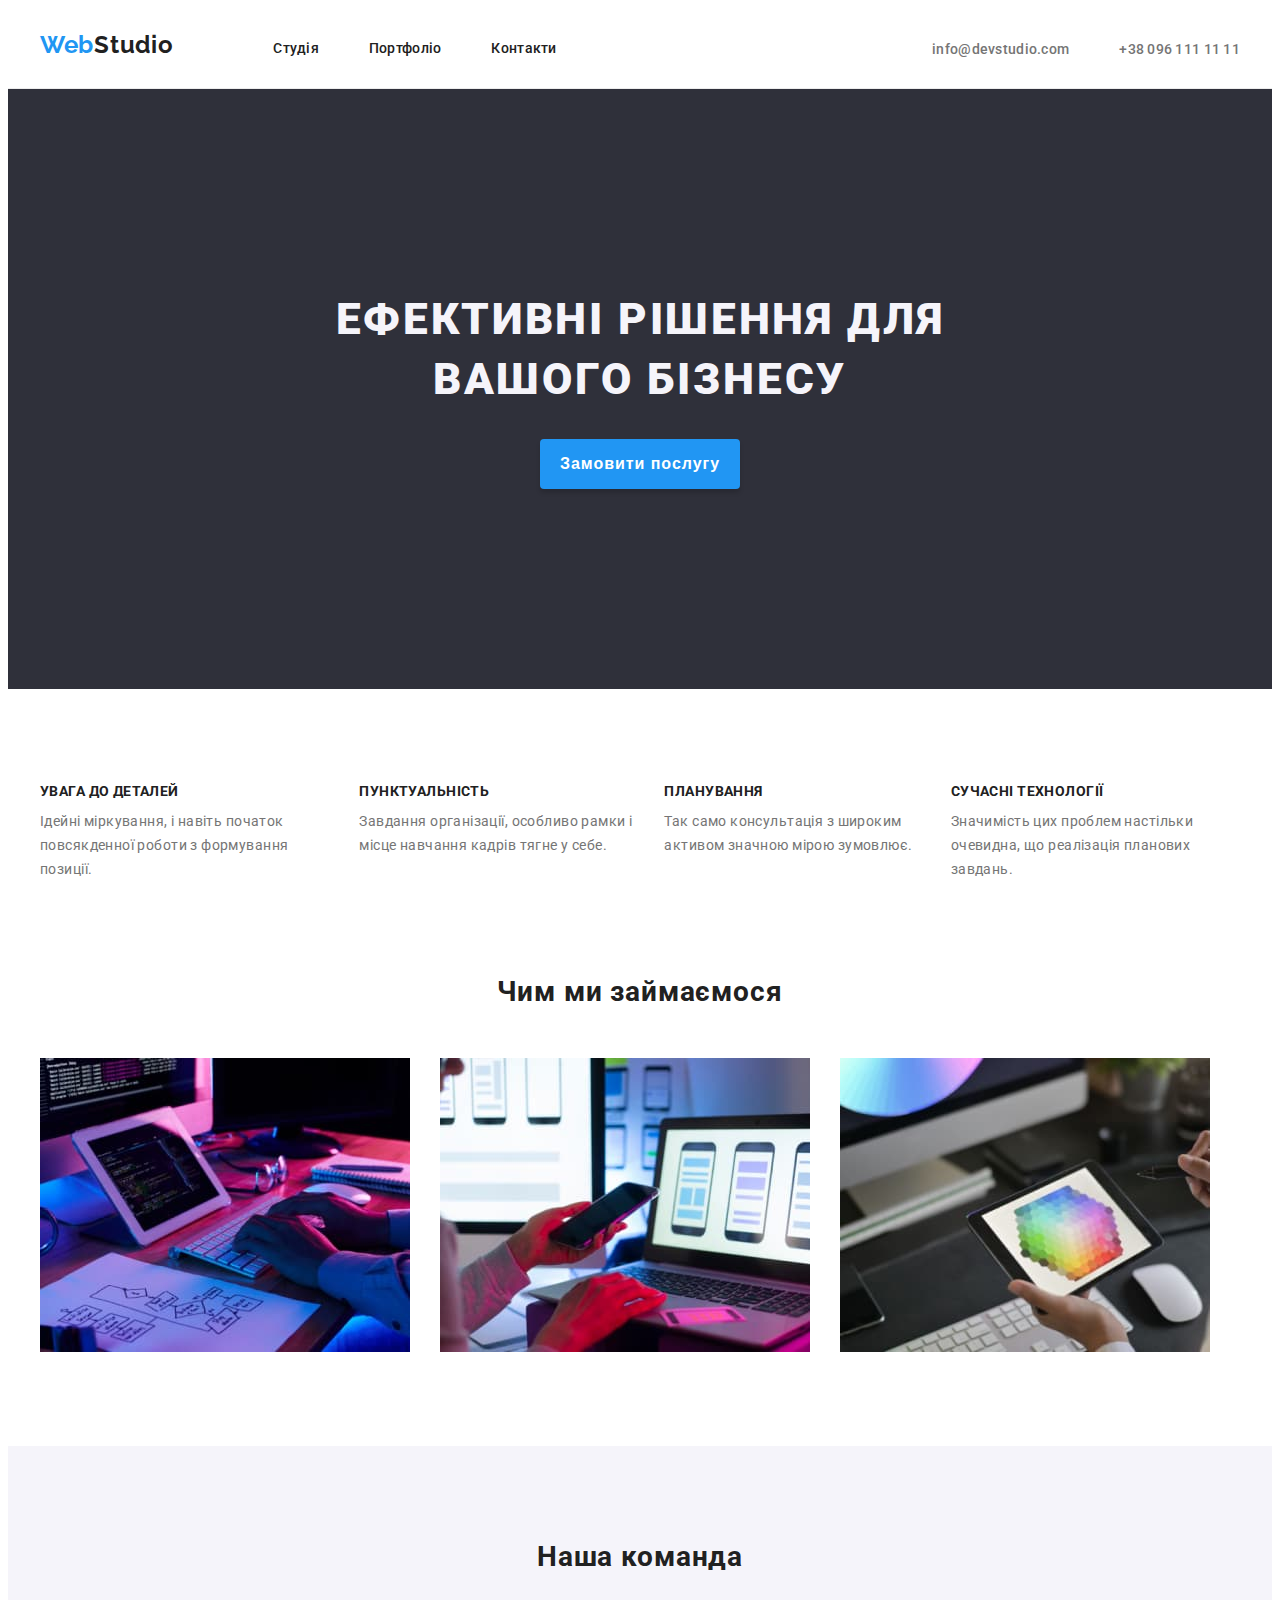
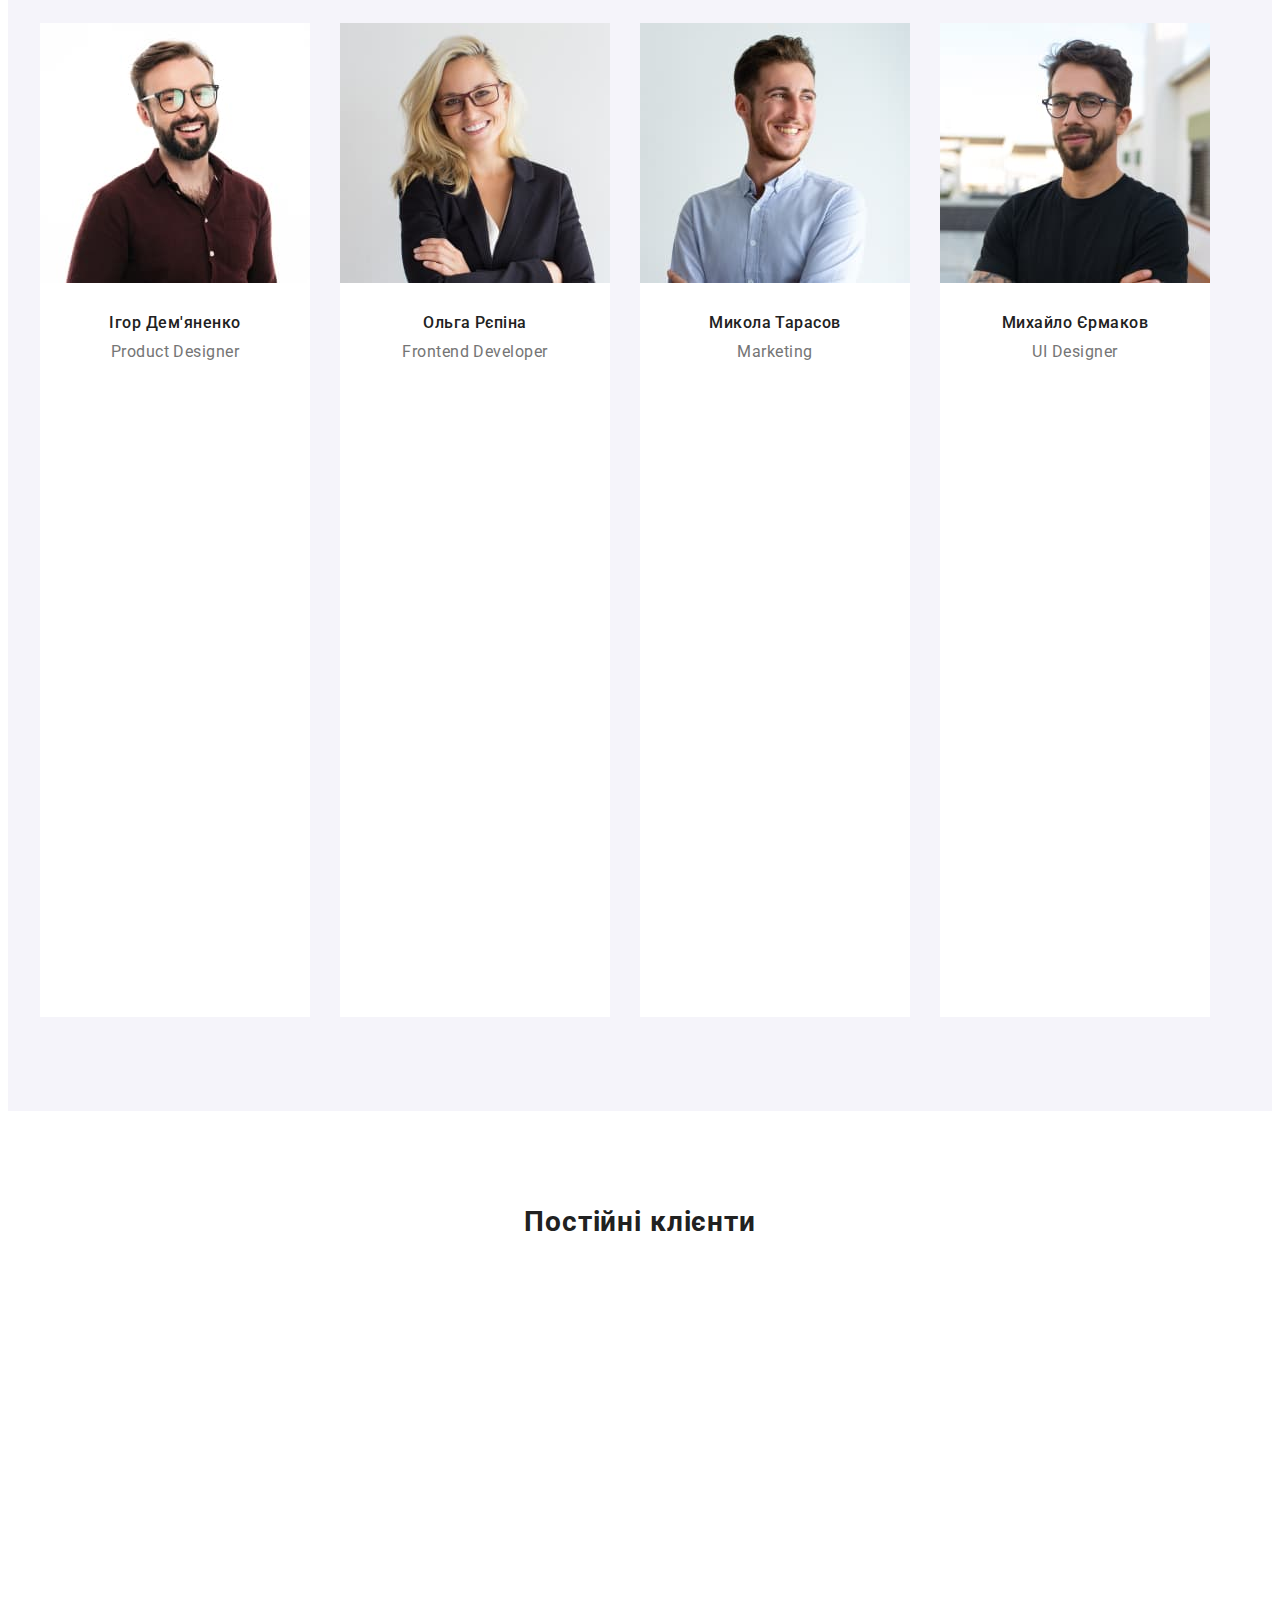
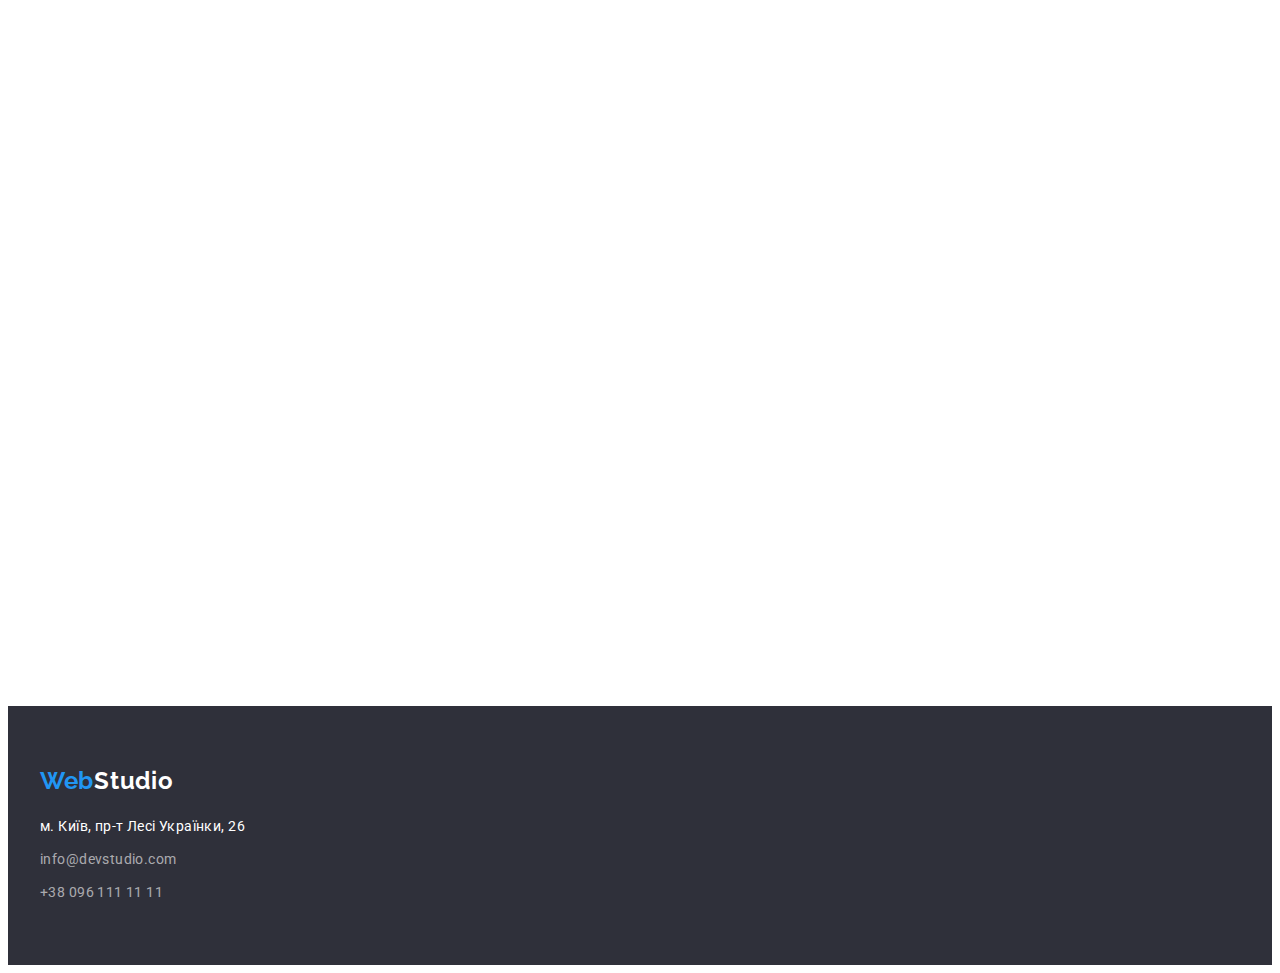
<file: index.html>
<!DOCTYPE html>
<html lang="en">
<head>
    <meta charset="UTF-8">
    <meta name="viewport" content="width=device-width, initial-scale=1.0">
    <title>WebStudio</title>
    <link rel="preconnect" href="https://fonts.googleapis.com">
    <link rel="preconnect" href="https://fonts.gstatic.com" crossorigin>
    <link rel="preconnect" href="https://fonts.googleapis.com">
    <link rel="preconnect" href="https://fonts.gstatic.com" crossorigin>
    <link href="https://fonts.googleapis.com/css2?family=Raleway:wght@700&family=Roboto:wght@400;500;700;900&display=swap" rel="stylesheet">
    <link rel="stylesheet" href="https://cdnjs.cloudflare.com/ajax/libs/modern-normalize/2.0.0/modern-normalize.min.css" integrity="sha512-4xo8blKMVCiXpTaLzQSLSw3KFOVPWhm/TRtuPVc4WG6kUgjH6J03IBuG7JZPkcWMxJ5huwaBpOpnwYElP/m6wg==" crossorigin="anonymous" referrerpolicy="no-referrer" />
    <link rel="stylesheet" href="./css/styles.css">
</head>
<body>
    <header class="header">
        <!-- Navigation -->
        <div class="container head">
            <nav class="navigation">
                <a href="#" class="logo">
                    Web<span class="logo__part-header">Studio</span>
                </a>
                <ul class="navigation__list">
                    <li class="navigation__item"><a href="#" class="navigation__link">Студія</a></li>
                    <li class="navigation__item"><a href="portfolio.html" class="navigation__link">Портфоліо</a></li>
                    <li class="navigation__item"><a href="#" class="navigation__link">Контакти</a></li>
                </ul>
            </nav>
            <ul class="contactlist">
                <li class="contactlist__item"><a href="mailto:info@devstudio.com" class="contactlist__link">info@devstudio.com</a></li>
                <li class="contactlist__item"><a href="tel:+380961111111" class="contactlist__link">+38 096 111 11 11</a></li>
            </ul>
        </div>
        <!-- Mob-menu -->
    </header>
    <main>
        <!-- Hero -->
        <section class="hero">
            <div class="container">
                <h1 class="hero__title">Ефективні рішення для вашого бізнесу</h1>
                <button class="hero__button button">Замовити послугу</button>
            </div>
        </section>
        <!-- Peculiarities -->
        <section class="section peculiarities">
            <div class="container">
                <h2 class="visually-hidden"></h2>
                <ul class="peculiarities__list">
                    <li class="peculiarities__item">
                        <h3 class="peculiarities__title">УВАГА ДО ДЕТАЛЕЙ</h3>
                        <p class="peculiarities__text">Ідейні міркування, і навіть початок повсякденної роботи з формування позиції.</p>
                    </li>
                    <li class="peculiarities__item">
                        <h3 class="peculiarities__title">ПУНКТУАЛЬНІСТЬ</h3>
                        <p class="peculiarities__text">Завдання організації, особливо рамки і місце навчання кадрів тягне у себе.</p>
                    </li>
                    <li class="peculiarities__item">
                        <h3 class="peculiarities__title">ПЛАНУВАННЯ</h3>
                        <p class="peculiarities__text">Так само консультація з широким активом значною мірою зумовлює.</p>
                    </li>
                    <li class="peculiarities__item">
                        <h3 class="peculiarities__title">СУЧАСНІ ТЕХНОЛОГІЇ</h3>
                        <p class="peculiarities__text">Значимість цих проблем настільки очевидна, що реалізація планових завдань.</p>
                    </li>
                </ul>
            </div>
        </section>
        <!-- Activity -->
        <section class="section activity">
            <div class="container">
                <h2 class="title-section">Чим ми займаємося</h2>
                <ul class="activity__list">
                    <li class="activity__item"><img src="./img/desctop/wwd-1-desctop-x1.jpg" alt="typing text keyboard"></li>
                    <li class="activity__item"><img src="./img/desctop/wwd-2-desctop-x1.jpg" alt="phone & laptop"></li>
                    <li class="activity__item"><img src="./img/desctop/wwd-3-desctop-x1.jpg" alt="tablet color cube"></li>
                </ul>
            </div>
        </section>
        <!-- Team -->
        <section class="section team">
            <div class="container">
                <h2 class="title-section">Наша команда</h2>
                <ul class="team__list">
                    <li class="team__item">
                        <picture>
                            <img src="./img/desctop/team-1-desctop-x1.jpg" alt="">
                        </picture>
                        <div class="team__content">
                            <h3 class="team__title">Ігор Дем'яненко</h3>
                            <p class="team__text">Product Designer</p>
                            <ul class="team__soc-list">
                                <li class="team__item-icon">
                                    <a href="" class="team__soc-link">
                                        <svg class="team__icon">
                                            <use></use>
                                        </svg>
                                    </a>
                                </li>
                                <li class="team__item-icon">
                                    <a href="" class="team__soc-link">
                                        <svg class="team__icon">
                                            <use></use>
                                        </svg>
                                    </a>
                                </li>
                                <li class="team__item-icon">
                                    <a href="" class="team__soc-link">
                                        <svg class="team__icon">
                                            <use></use>
                                        </svg>
                                    </a>
                                </li>
                                <li class="team__item-icon">
                                    <a href="" class="team__soc-link">
                                        <svg class="team__icon">
                                            <use></use>
                                        </svg>
                                    </a>
                                </li>
                            </ul>
                        </div>
                    </li>
                    <li class="team__item">
                        <picture>
                            <img src="./img/desctop/team-2-desctop-x1.jpg" alt="">
                        </picture>
                        <div class="team__content">
                            <h3 class="team__title">Ольга Рєпіна</h3>
                            <p class="team__text">Frontend Developer</p>
                            <ul class="team__soc-list">
                                <li class="team__item-icon">
                                    <a href="" class="team__soc-link">
                                        <svg class="team__icon">
                                            <use></use>
                                        </svg>
                                    </a>
                                </li>
                                <li class="team__item-icon">
                                    <a href="" class="team__soc-link">
                                        <svg class="team__icon">
                                            <use></use>
                                        </svg>
                                    </a>
                                </li>
                                <li class="team__item-icon">
                                    <a href="" class="team__soc-link">
                                        <svg class="team__icon">
                                            <use></use>
                                        </svg>
                                    </a>
                                </li>
                                <li class="team__item-icon">
                                    <a href="" class="team__soc-link">
                                        <svg class="team__icon">
                                            <use></use>
                                        </svg>
                                    </a>
                                </li>
                            </ul>
                        </div>
                    </li>
                    <li class="team__item">
                        <picture>
                            <img src="./img/desctop/team-3-desctop-x1.jpg" alt="">
                        </picture>
                        <div class="team__content">
                            <h3 class="team__title">Микола Тарасов</h3>
                            <p class="team__text">Marketing</p>
                            <ul class="team__soc-list">
                                <li class="team__item-icon">
                                    <a href="" class="team__soc-link">
                                        <svg class="team__icon">
                                            <use></use>
                                        </svg>
                                    </a>
                                </li>
                                <li class="team__item-icon">
                                    <a href="" class="team__soc-link">
                                        <svg class="team__icon">
                                            <use></use>
                                        </svg>
                                    </a>
                                </li>
                                <li class="team__item-icon">
                                    <a href="" class="team__soc-link">
                                        <svg class="team__icon">
                                            <use></use>
                                        </svg>
                                    </a>
                                </li>
                                <li class="team__item-icon">
                                    <a href="" class="team__soc-link">
                                        <svg class="team__icon">
                                            <use></use>
                                        </svg>
                                    </a>
                                </li>
                            </ul>
                        </div>
                    </li>
                    <li class="team__item">
                        <picture>
                            <img src="./img/desctop/team-4-desctop-x1.jpg" alt="">
                        </picture>
                        <div class="team__content">
                            <h3 class="team__title">Михайло Єрмаков</h3>
                            <p class="team__text">UI Designer</p>
                            <ul class="team__soc-list">
                                <li class="team__item-icon">
                                    <a href="" class="team__soc-link">
                                        <svg class="team__icon">
                                            <use></use>
                                        </svg>
                                    </a>
                                </li>
                                <li class="team__item-icon">
                                    <a href="" class="team__soc-link">
                                        <svg class="team__icon">
                                            <use></use>
                                        </svg>
                                    </a>
                                </li>
                                <li class="team__item-icon">
                                    <a href="" class="team__soc-link">
                                        <svg class="team__icon">
                                            <use></use>
                                        </svg>
                                    </a>
                                </li>
                                <li class="team__item-icon">
                                    <a href="" class="team__soc-link">
                                        <svg class="team__icon">
                                            <use></use>
                                        </svg>
                                    </a>
                                </li>
                            </ul>
                        </div>
                    </li>
                </ul>
            </div>
        </section>
        <!-- Clients -->
        <section class="section clients">
            <div class="container">
                <h2 class="title-section">Постійні клієнти</h2>
                <ul class="clients__list">
                    <li class="clients__item">
                        <a href="" class="clients__link">
                            <svg class="clients__icon"></svg>
                        </a>
                    </li>
                    <li class="clients__item">
                        <a href="" class="clients__link">
                            <svg class="clients__icon"></svg>
                        </a>
                    </li>
                    <li class="clients__item">
                        <a href="" class="clients__link">
                            <svg class="clients__icon"></svg>
                        </a>
                    </li>
                    <li class="clients__item">
                        <a href="" class="clients__link">
                            <svg class="clients__icon"></svg>
                        </a>
                    </li>
                    <li class="clients__item">
                        <a href="" class="clients__link">
                            <svg class="clients__icon"></svg>
                        </a>
                    </li>
                    <li class="clients__item">
                        <a href="" class="clients__link">
                            <svg class="clients__icon"></svg>
                        </a>
                    </li>
                </ul>
            </div>
        </section>
    </main>
    <footer class="footer">
        <div class="container">
            <div class="footer-links">
                <div class="footer-links__adress">
                    <a href="#" class="logo">
                        Web<span class="logo__part-footer">Studio</span>
                    </a>
                    <address>
                        <ul class="footer-contact__list">
                            <li class="footer-adress__item">
                                <a href="https://maps.app.goo.gl/SjsjAe57UmDZUiKMA" target="_blank" class="footer-adress__link">м. Київ, пр-т Лесі Українки, 26</a>
                            </li>
                            <li class="footer-contact__item">
                                <a href="mailto:info@devstudio.com" class="footer-contact__link">info@devstudio.com</a>
                            </li>
                            <li class="footer-contact__item">
                                <a href="tel:+380961111111" class="footer-contact__link">+38 096 111 11 11</a>
                            </li>
                        </ul>
                    </address>
                </div>
            </div>
        </div>
    </footer>
</body>
</html>
</file>
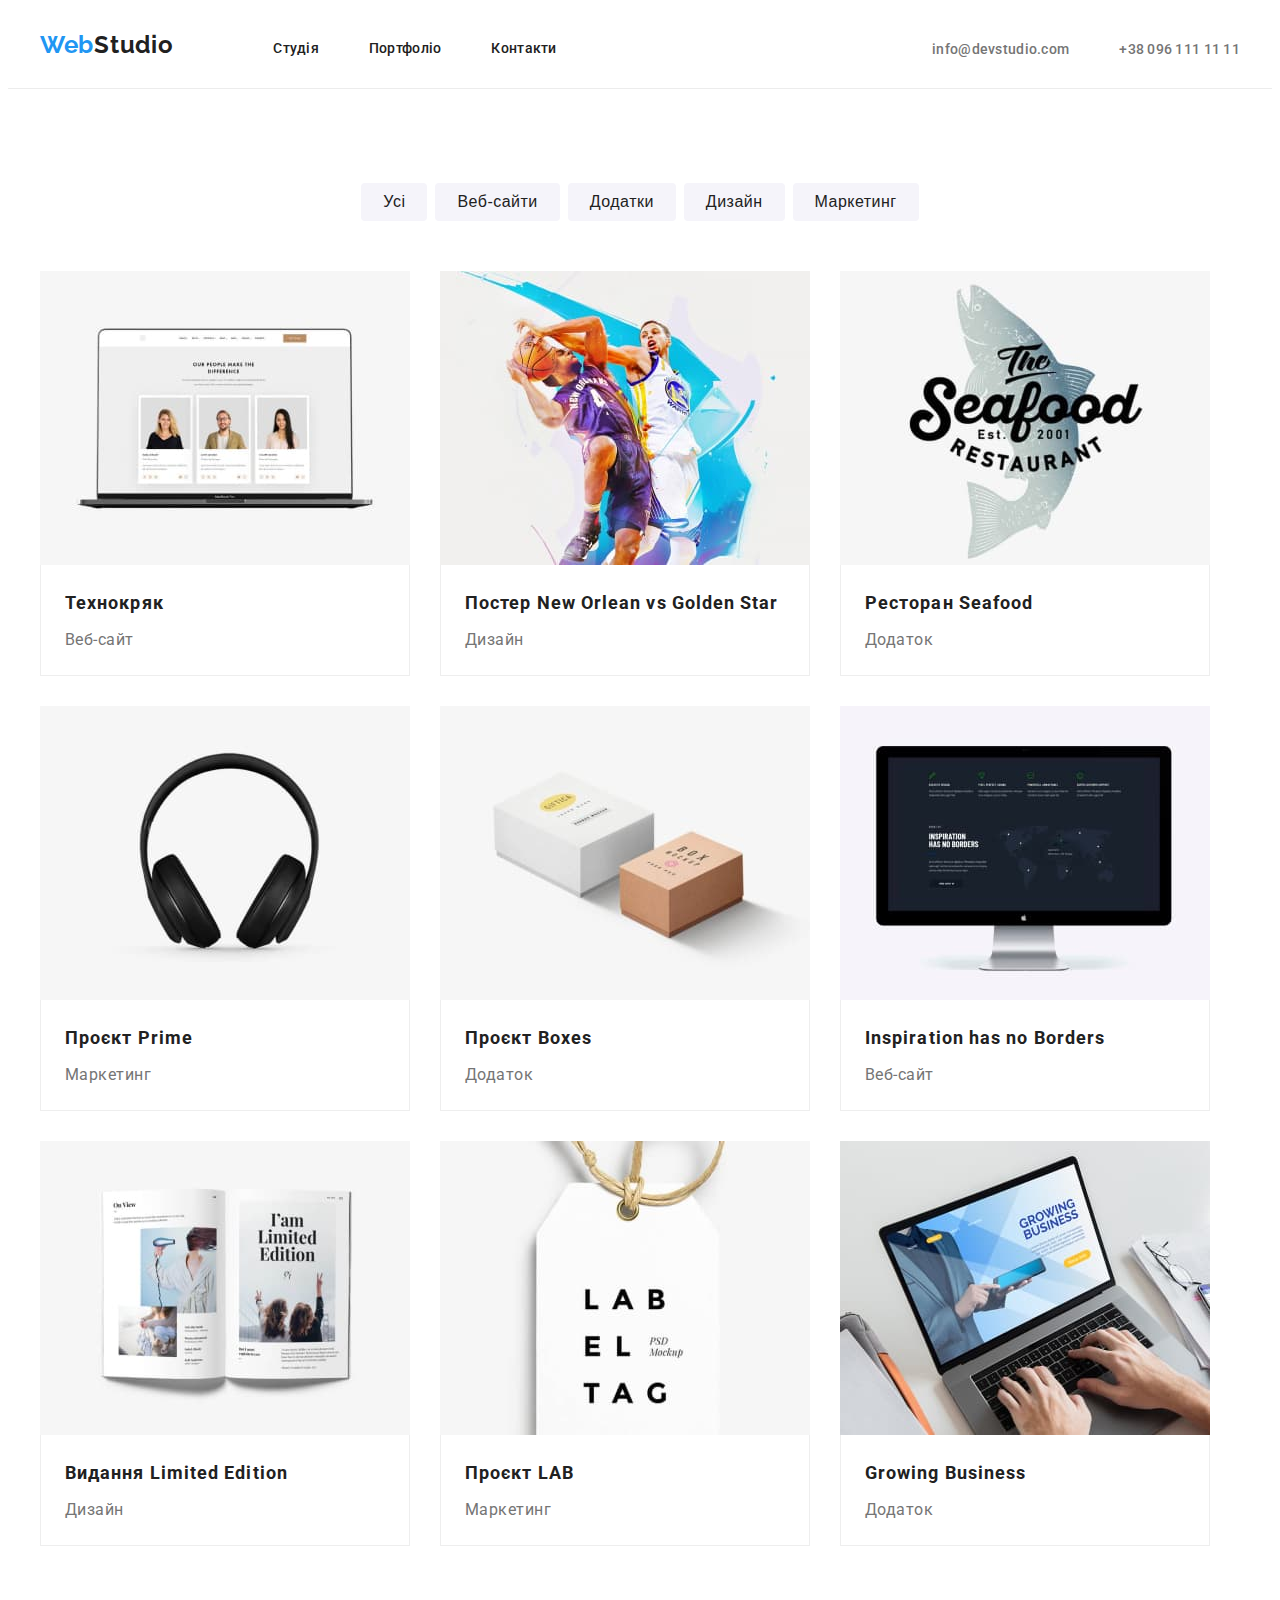
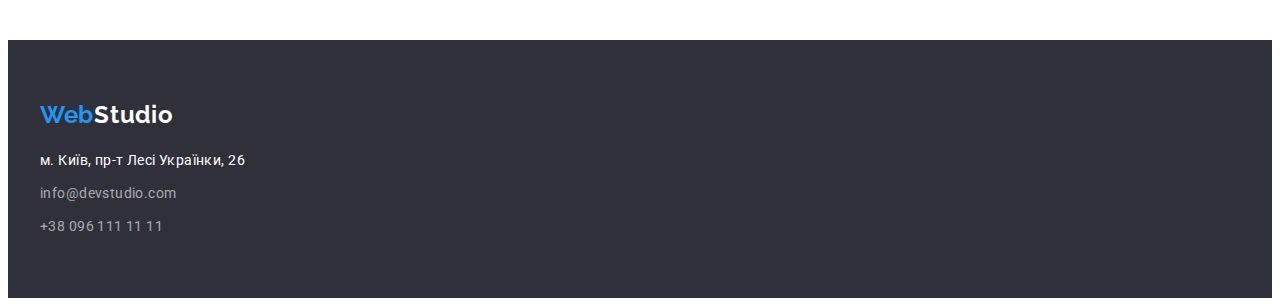
<file: portfolio.html>
<!DOCTYPE html>
<html lang="en">
<head>
    <meta charset="UTF-8">
    <meta name="viewport" content="width=device-width, initial-scale=1.0">
    <title>Portfolio</title>
    <link rel="preconnect" href="https://fonts.googleapis.com">
    <link rel="preconnect" href="https://fonts.gstatic.com" crossorigin>
    <link rel="preconnect" href="https://fonts.googleapis.com">
    <link rel="preconnect" href="https://fonts.gstatic.com" crossorigin>
    <link href="https://fonts.googleapis.com/css2?family=Raleway:wght@700&family=Roboto:wght@400;500;700;900&display=swap" rel="stylesheet">
    <link rel="stylesheet" href="https://cdnjs.cloudflare.com/ajax/libs/modern-normalize/2.0.0/modern-normalize.min.css" integrity="sha512-4xo8blKMVCiXpTaLzQSLSw3KFOVPWhm/TRtuPVc4WG6kUgjH6J03IBuG7JZPkcWMxJ5huwaBpOpnwYElP/m6wg==" crossorigin="anonymous" referrerpolicy="no-referrer" />
    <link rel="stylesheet" href="./css/styles.css">
</head>
<body>
    <header class="header">
        <!-- Navigation -->
        <div class="container head">
            <nav class="navigation">
                <a href="index.html" class="logo">
                    Web<span class="logo__part-header">Studio</span>
                </a>
                <ul class="navigation__list">
                    <li class="navigation__item"><a href="index.html" class="navigation__link">Студія</a></li>
                    <li class="navigation__item"><a href="" class="navigation__link">Портфоліо</a></li>
                    <li class="navigation__item"><a href="#" class="navigation__link">Контакти</a></li>
                </ul>
            </nav>
            <ul class="contactlist">
                <li class="contactlist__item"><a href="mailto:info@devstudio.com" class="contactlist__link">info@devstudio.com</a></li>
                <li class="contactlist__item"><a href="tel:+380961111111" class="contactlist__link">+38 096 111 11 11</a></li>
            </ul>
        </div>
    </header>
    <main>
        <section class="portfolio section">
            <div class="container">
                <h1 class="visually-hidden"></h1>
                <ul class="filter__buttons">
                    <li class="filter__item"><button class="filter__btn" type="button">Усі</button></li>
                    <li class="filter__item"><button class="filter__btn" type="button">Веб-сайти</button></li>
                    <li class="filter__item"><button class="filter__btn" type="button">Додатки</button></li>
                    <li class="filter__item"><button class="filter__btn" type="button">Дизайн</button></li>
                    <li class="filter__item"><button class="filter__btn" type="button">Маркетинг</button></li>
                </ul>
                <ul class="card__set">
                    <li class="card__item">
                        <a href="" class="card__link">
                            <div class="card__wrapper">
                                <img src="./img/desctop/img-технокряк-desctop-x1.jpg" alt="">
                                <p></p>
                            </div>
                            <div class="card__content">
                                <h2 class="card__title">Технокряк</h2>
                                <p class="card__text">Веб-сайт</p>
                            </div>
                        </a>
                    </li>
                    <li class="card__item">
                        <a href="" class="card__link">
                            <div class="card__wrapper">
                                <img src="./img/desctop/img-постер-desctop-x1.jpg" alt="">
                                <p></p>
                            </div>
                            <div class="card__content">
                                <h2 class="card__title">Постер New Orlean vs Golden Star</h2>
                                <p class="card__text">Дизайн</p>
                            </div>
                        </a>
                    </li>
                    <li class="card__item">
                        <a href="" class="card__link">
                            <div class="card__wrapper">
                                <img src="./img/desctop/img-ресторан-desctop-x1.jpg" alt="">
                                <p></p>
                            </div>
                            <div class="card__content">
                                <h2 class="card__title">Ресторан Seafood</h2>
                                <p class="card__text">Додаток</p>
                            </div>
                        </a>
                    </li>
                    <li class="card__item">
                        <a href="" class="card__link">
                            <div class="card__wrapper">
                                <img src="./img/desctop/img-proj-prime-desctop-x1.jpg" alt="">
                                <p></p>
                            </div>
                            <div class="card__content">
                                <h2 class="card__title">Проєкт Prime</h2>
                                <p class="card__text">Маркетинг</p>
                            </div>
                        </a>
                    </li>
                    <li class="card__item">
                        <a href="" class="card__link">
                            <div class="card__wrapper">
                                <img src="./img/desctop/img-boxes-desctop-x1.jpg" alt="">
                                <p></p>
                            </div>
                            <div class="card__content">
                                <h2 class="card__title">Проєкт Boxes</h2>
                                <p class="card__text">Додаток</p>
                            </div>
                        </a>
                    </li>
                    <li class="card__item">
                        <a href="" class="card__link">
                            <div class="card__wrapper">
                                <img src="./img/desctop/img-inspiration-desctop-x1.jpg" alt="">
                                <p></p>
                            </div>
                            <div class="card__content">
                                <h2 class="card__title">Inspiration has no Borders</h2>
                                <p class="card__text">Веб-сайт</p>
                            </div>
                        </a>
                    </li>
                    <li class="card__item">
                        <a href="" class="card__link">
                            <div class="card__wrapper">
                                <img src="./img/desctop/img-limited-edition-desctop-x1.jpg" alt="">
                                <p></p>
                            </div>
                            <div class="card__content">
                                <h2 class="card__title">Видання Limited Edition</h2>
                                <p class="card__text">Дизайн</p>
                            </div>
                        </a>
                    </li>
                    <li class="card__item">
                        <a href="" class="card__link">
                            <div class="card__wrapper">
                                <img src="./img/desctop/img-lab-desctop-x1.jpg" alt="">
                                <p></p>
                            </div>
                            <div class="card__content">
                                <h2 class="card__title">Проєкт LAB</h2>
                                <p class="card__text">Маркетинг</p>
                            </div>
                        </a>
                    </li>
                    <li class="card__item">
                        <a href="" class="card__link">
                            <div class="card__wrapper">
                                <img src="./img/desctop/img-business-descto- x1.jpg" alt="">
                                <p></p>
                            </div>
                            <div class="card__content">
                                <h2 class="card__title">Growing Business</h2>
                                <p class="card__text">Додаток</p>
                            </div>
                        </a>
                    </li>
                </ul>
            </div>
        </section>
    </main>
    <footer class="footer">
        <div class="container">
            <div class="footer-links">
                <div class="footer-links__adress">
                    <a href="index.html" class="logo">
                        Web<span class="logo__part-footer">Studio</span>
                    </a>
                    <address>
                        <ul class="footer-contact__list">
                            <li class="footer-adress__item">
                                <a href="https://maps.app.goo.gl/SjsjAe57UmDZUiKMA" target="_blank" class="footer-adress__link">м. Київ, пр-т Лесі Українки, 26</a>
                            </li>
                            <li class="footer-contact__item">
                                <a href="mailto:info@devstudio.com" class="footer-contact__link">info@devstudio.com</a>
                            </li>
                            <li class="footer-contact__item">
                                <a href="tel:+380961111111" class="footer-contact__link">+38 096 111 11 11</a>
                            </li>
                        </ul>
                    </address>
                </div>
            </div>
        </div>
    </footer>
</body>
</html>
</file>
<file: css/styles.css>
/* ----------------переменные---------------- */
:root {
  --primary-text-color: #757575;
  --title-color: #212121;
  --accent-color: #2196f3;
  --secondary-text-color: #ffffff;
  --bcg-color: #f5f4fa;
  --secondary-bcg-color: #2f303a;
  --potfolio-border-card: 1px solid #eeeeee;
}

/* -----------------reset----------------- */
body {
  font-family: "Roboto", sans-serif;
  background-color: var(--secondary-text-color);
  color: var(--primary-text-color);
}

h1,
h2,
h3,
h4,
h5,
h6,
p {
  margin: 0;
}

img {
  display: block;
  max-width: 100%;
  height: auto;
}

ul {
  padding: 0;
  margin: 0;
  list-style: none;
}

a {
  text-decoration: none;
}

.no-scroll {
  overflow: hidden;
}

/* ----------------container---------------- */
.container {
  padding: 0 15px;
  width: 1200px;
  margin-left: auto;
  margin-right: auto;
}

.button {
  border: 0;
  min-width: 200px;
  height: 50px;
  flex-shrink: 0;
  border-radius: 4px;
  background-color: var(--accent-color);
  box-shadow: 0px 4px 4px 0px rgba(0, 0, 0, 0.15);
  color: var(--secondary-text-color);
  font-size: 16px;
  font-weight: 700;
  line-height: 1.87;
  letter-spacing: 0.96px;
  cursor: pointer;
}

.section {
  padding: 94px 0;
}

/* -----------------header----------------- */
.header {
  border-bottom: 1px solid #ECECEC;
}

.head{
  display: flex;
  align-items: center;
}

.logo {
  color: var(--accent-color);
  font-family: Raleway;
  font-size: 24px;
  font-weight: 700;
  line-height: normal;
  letter-spacing: 0.72px;
}

.logo__part-header {
  color: var(--title-color);
}

.navigation {
  align-items: center;
}

.navigation__list {
  display: inline-flex;
  margin-left: 93px;
  gap: 50px;
}

.navigation__link {
  display: block;
  padding-top: 32px;
  padding-bottom: 32px;

  color: var(--title-color);
  font-size: 14px;
  font-weight: 500;
  line-height: normal;
  letter-spacing: 0.28px;
}

.navigation__link:hover,
.navigation__link:focus {
  color: var(--accent-color);
}

.contactlist {
  display: flex;
  margin-left: auto;
  gap: 50px;
}

.contactlist__link {
  color: var(--primary-text-color);
  font-size: 14px;
  font-weight: 500;
  line-height: normal;
  letter-spacing: 0.28px;
}

.contactlist__link:hover,
.contactlist__link:focus {
  color: var(--accent-color);
}

/* -----------------hero----------------- */
.hero {
  margin: 0 auto;
  padding: 200px 0;
  text-align: center;
  background-color: var(--secondary-bcg-color);
}

.hero__title {
  margin-left: auto;
  margin-right: auto;
  margin-bottom: 30px;
  max-width: 696px;
  color: var(--bcg-color);

  font-size: 44px;
  font-weight: 900;
  line-height: 60px; /* 136.364% */
  letter-spacing: 2.64px;
  text-transform: uppercase;
}

/* ----------------peculiarities---------------- */
.peculiarities {
  padding-bottom: 0;
}

.peculiarities__list {
  display: flex;
  gap: 30px;
}

.peculiarities__title {
  margin-bottom: 10px;

  color: var(--title-color);
  font-size: 14px;
  font-weight: 700;
  line-height: normal;
  letter-spacing: 0.42px;
  text-transform: uppercase;
}

.peculiarities__text {
  font-size: 14px;
  font-weight: 400;
  line-height: 24px; /* 171.429% */
  letter-spacing: 0.42px;
}
/* -------------------activity------------------- */
.activity__list {
  display: flex;
  gap: 30px;
  width: calc(100);
}

/* --------------------team-------------------- */
.team {
  background-color: var(--bcg-color);
}

.title-section {
  margin-bottom: 50px;
  text-align: center;
  color: var(--title-color);
  font-size: 28px;
  font-weight: 700;
  line-height: normal;
  letter-spacing: 0.84px;
}

.team__list {
  display: flex;
  gap: 30px;
}

.team__item {
  text-align: center;
  width: 270px;
  background-color: var(--secondary-text-color);
}

.team__content {
  padding-top: 30px;
  padding-bottom: 24px;
}

.team__title {
  margin-bottom: 10px;
  color: var(--title-color);
  font-size: 16px;
  font-weight: 500;
  line-height: normal;
  letter-spacing: 0.48px;
}

.team__text {
  margin-bottom: 16px;
  font-size: 16px;
  font-weight: 400;
  line-height: normal;
  letter-spacing: 0.48px;
}

/* ------------------------footer------------------------ */
.footer {
  padding-top: 60px;
  padding-bottom: 60px;
  background-color: var(--secondary-bcg-color);
}

.logo__part-footer {
  color: var(--secondary-text-color);
}

.footer-adress__item {
  margin-top: 20px;
}

.footer-adress__link {
  color: var(--secondary-text-color);
  font-size: 14px;
  font-style: normal;
  font-weight: 400;
  line-height: 1.71;
  letter-spacing: 0.42px;
}

.footer-contact__item {
  margin-top: 9px;
}

.footer-contact__link {
  color: rgba(255, 255, 255, 0.6);
  font-style: normal;
  font-size: 14px;
  font-weight: 400;
  line-height: 1.71;
  letter-spacing: 0.42px;
}

/* -----------------Portfolio----------------- */
.filter__buttons {
  display: flex;
  gap: 8px;
  justify-content: center;
  margin-bottom: 50px;
}

.filter__btn {
  padding: 6px 22px;
  border: 0;
  border-radius: 4px;
  cursor: pointer;
  flex-shrink: 0;
  color: var(--title-color);
  background-color: var(--bcg-color);
  font-size: 16px;
  font-weight: 500;
  line-height: 1.62;
  letter-spacing: 0.48px;
}

.filter__btn:hover, .filter__btn:focus {
  background-color: var(--accent-color);
  color: var(--secondary-text-color);
}

.card__set {
  display: flex;
  flex-wrap: wrap;
  gap: 30px;
}

.card__content {
  padding: 20px 24px;
  border-left: var(--potfolio-border-card);
  border-right: var(--potfolio-border-card);
  border-bottom: var(--potfolio-border-card);
}

.card__title {
  margin-bottom: 4px;

  color: var(--title-color);
  font-size: 18px;
  font-weight: 700;
  line-height: 2;
  letter-spacing: 1.08px;
}

.card__text {
  color: var(--primary-text-color);
  font-size: 16px;
  font-weight: 400;
  line-height: 1.87;
  letter-spacing: 0.48px;
}
</file>
